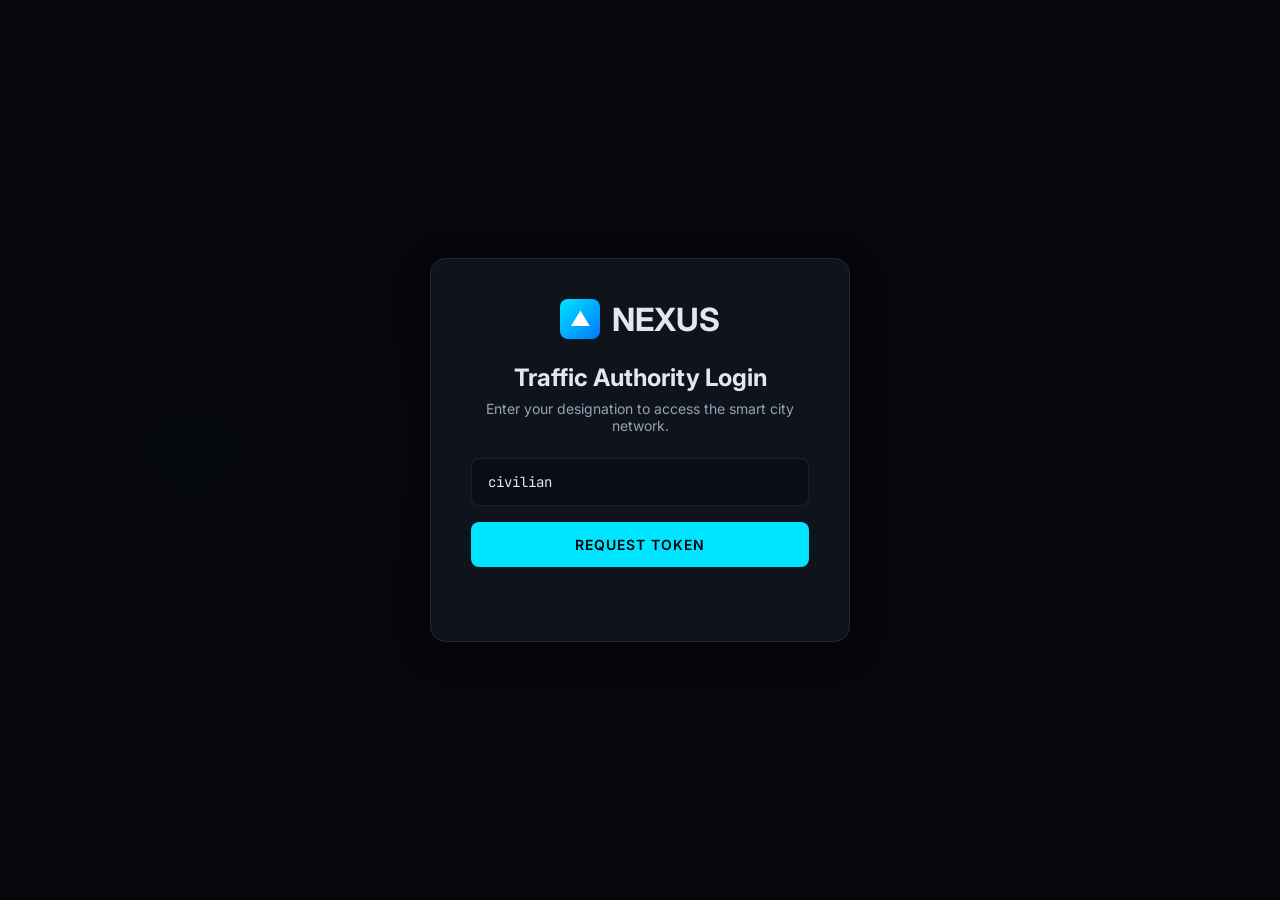
<file: frontend_app/index.html>
<!DOCTYPE html>
<html lang="en">
<head>
  <meta charset="UTF-8">
  <meta name="viewport" content="width=device-width, initial-scale=1.0">
  <title>Nexus Smart City - Dynamic Traffic Controller</title>
  <link href="https://fonts.googleapis.com/css2?family=Inter:wght@300;400;600;800&family=JetBrains+Mono:wght@400;700&display=swap" rel="stylesheet">
  <link rel="stylesheet" href="style.css">
</head>
<body>

  <!-- Login Modal Overlay -->
  <div id="loginOverlay" class="overlay active">
    <div class="login-box glass-panel">
      <div class="logo">
        <div class="logo-icon">▲</div>
        <h1>NEXUS</h1>
      </div>
      <h2>Traffic Authority Login</h2>
      <p>Enter your designation to access the smart city network.</p>
      <input type="text" id="usernameInput" placeholder="Designation (e.g. civilian / ambulance)" value="civilian" />
      <button id="loginBtn" class="btn primary-btn">Request Token</button>
      <div id="loginStatus" class="status-msg"></div>
    </div>
  </div>

  <!-- Main Application -->
  <div id="appContainer" class="app-container hidden">
    <!-- Header -->
    <header class="glass-panel main-header">
      <div class="header-left">
        <div class="logo-icon small">▲</div>
        <div class="header-title">
          <h2>Nexus Smart City</h2>
          <span>Central Traffic Controller Node</span>
        </div>
      </div>
      <div class="header-right">
        <div class="user-badge" id="userBadge">
          <span class="role-icon">👤</span>
          <span id="roleText">CIVILIAN</span>
        </div>
        <div class="connection-status connected">
          <div class="dot"></div>
          <span>Server Active</span>
        </div>
      </div>
    </header>

    <div class="dashboard-layout">
      <!-- Left Panel: Controls & Authority -->
      <aside class="glass-panel sidebar">
        <div class="panel-section">
          <h3>Traffic Injector</h3>
          <p class="section-desc">Spawn heavy traffic bursts to test junction load balancing.</p>
          
          <div class="control-grid">
            <button class="btn lane-btn" data-road="0">Northbound Surge</button>
            <button class="btn lane-btn" data-road="2">Southbound Surge</button>
            <button class="btn lane-btn" data-road="1">Westbound Surge</button>
            <button class="btn lane-btn" data-road="3">Eastbound Surge</button>
          </div>
        </div>

        <div class="panel-section">
          <h3>Emergency Dispatch</h3>
          <p class="section-desc">Spawn an ambulance. As an emergency vehicle, its requests automatically override civilian votes.</p>
          <button id="spawnAmbulanceBtn" class="btn warning-btn">🚨 Dispatch Ambulance</button>
        </div>

        <div class="panel-section">
          <h3>VIP Controls (Dijkstra)</h3>
          <p class="section-desc">Spawn a VIP civilian that uses graph pathfinding to circumvent heavy congestion.</p>
          <button id="spawnVipBtn" class="btn warning-btn" style="border-color: #ff00ff; color: #ff00ff; background: rgba(255, 0, 255, 0.1); margin-bottom: 8px;">💠 Dispatch VIP</button>
          <button id="vipOverrideBtn" class="btn lane-btn">Override Nearest Light</button>
        </div>

        <div class="panel-section">
          <h3>System Metrics</h3>
          <div class="metrics-grid">
            <div class="metric">
              <span class="metric-label">Active Cars</span>
              <span class="metric-val" id="mCars">0</span>
            </div>
            <div class="metric">
              <span class="metric-label">Total Civ. Votes</span>
              <span class="metric-val" id="mVotes">0</span>
            </div>
            <div class="metric">
              <span class="metric-label">Overrides Executed</span>
              <span class="metric-val" id="mOverrides">0</span>
            </div>
          </div>
        </div>
      </aside>

      <!-- Center Panel: The Visualizer -->
      <main class="center-stage">
        <canvas id="trafficCanvas"></canvas>
        <div class="canvas-overlay-text">
          <span id="activeLightInd" class="light-indicator">JUNCTIONS ONLINE: 4</span>
        </div>
      </main>

      <!-- Right Panel: Live Server Feed -->
      <aside class="glass-panel sidebar right-sidebar">
        <div class="panel-section full-height">
          <h3>Live Server Feed</h3>
          <p class="section-desc">Real-time C++ Backend Activity (POST /api/echo)</p>
          <div class="terminal-log" id="terminalLog">
            <!-- Logs spawn here -->
            <div class="log-entry sys-msg">System Initialized. Awaiting connections...</div>
          </div>
        </div>
      </aside>
    </div>
  </div>

  <script src="app.js"></script>
</body>
</html>
</file>
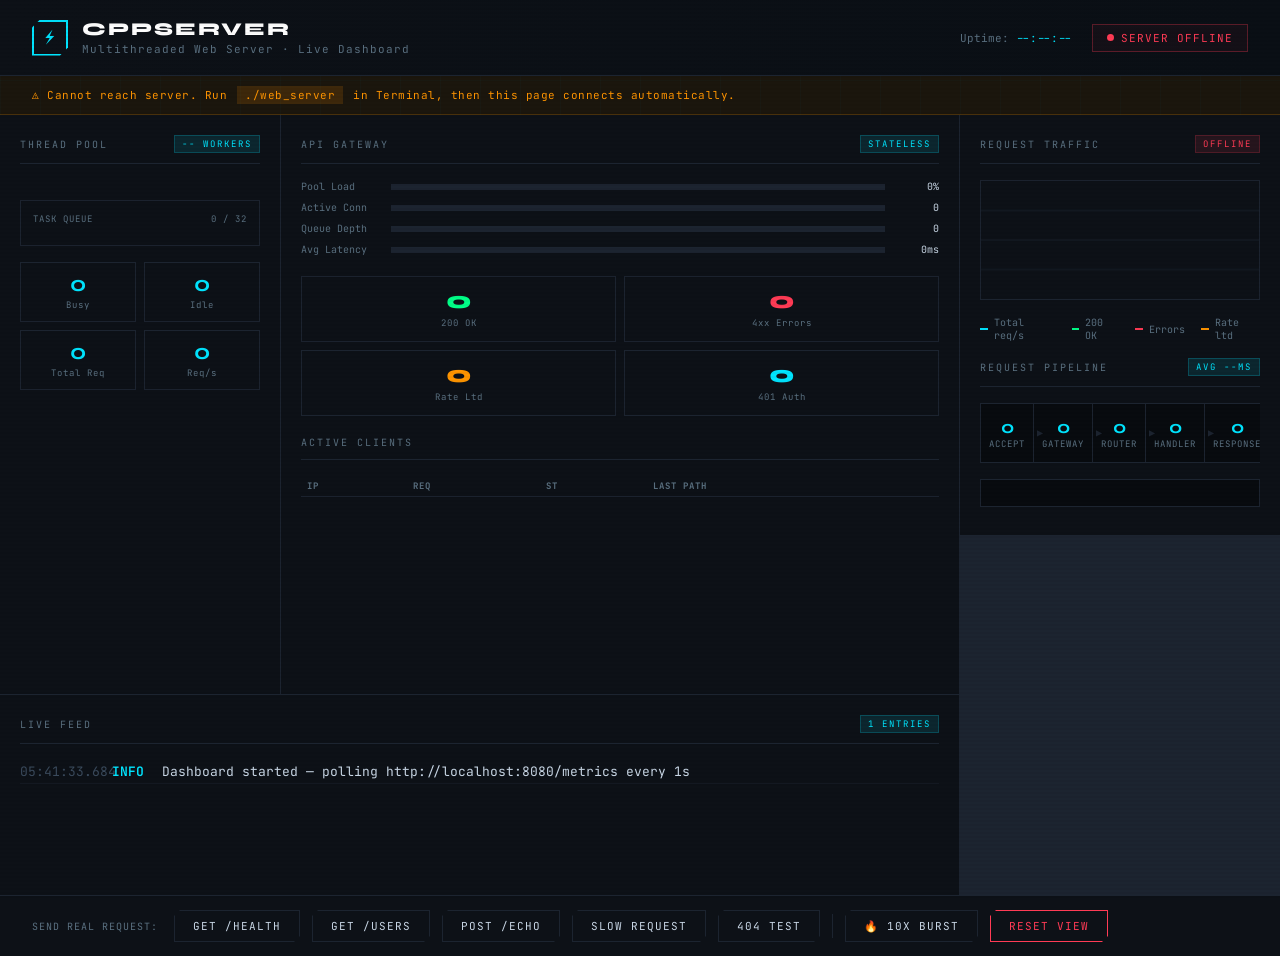
<file: server_simulation.html>
<!DOCTYPE html>
<html lang="en">
<head>
<meta charset="UTF-8">
<meta name="viewport" content="width=device-width, initial-scale=1.0">
<title>C++ Web Server — Live Dashboard</title>
<link href="https://fonts.googleapis.com/css2?family=JetBrains+Mono:wght@300;400;600;700&family=Syne:wght@700;800&display=swap" rel="stylesheet">
<style>
  :root{--bg:#080b0f;--panel:#0d1117;--border:#1c2430;--accent:#00e5ff;--green:#00ff88;--orange:#ff9500;--red:#ff3b55;--yellow:#ffe234;--dim:#3a4a5c;--text:#c8d6e5;--subtext:#5a7080;}
  *{margin:0;padding:0;box-sizing:border-box;}
  body{background:var(--bg);color:var(--text);font-family:'JetBrains Mono',monospace;font-size:13px;min-height:100vh;overflow-x:hidden;}
  body::before{content:'';position:fixed;inset:0;background:repeating-linear-gradient(0deg,transparent,transparent 2px,rgba(0,0,0,.03) 2px,rgba(0,0,0,.03) 4px);pointer-events:none;z-index:9999;}
  body::after{content:'';position:fixed;inset:0;background-image:linear-gradient(rgba(0,229,255,.025) 1px,transparent 1px),linear-gradient(90deg,rgba(0,229,255,.025) 1px,transparent 1px);background-size:40px 40px;pointer-events:none;z-index:0;}
  header{position:relative;z-index:10;display:flex;align-items:center;justify-content:space-between;padding:18px 32px;border-bottom:1px solid var(--border);background:linear-gradient(90deg,#0d1117,#0a0f15);}
  .logo{display:flex;align-items:center;gap:14px;}
  .logo-icon{width:36px;height:36px;border:2px solid var(--accent);display:flex;align-items:center;justify-content:center;font-size:16px;color:var(--accent);clip-path:polygon(8px 0%,100% 0%,100% calc(100% - 8px),calc(100% - 8px) 100%,0% 100%,0% 8px);}
  .logo h1{font-family:'Syne',sans-serif;font-size:18px;font-weight:800;letter-spacing:2px;color:#fff;text-transform:uppercase;}
  .logo span{font-size:11px;color:var(--subtext);letter-spacing:1px;}
  .header-right{display:flex;gap:20px;align-items:center;}
  .status-pill{display:flex;align-items:center;gap:7px;padding:6px 14px;border:1px solid var(--border);font-size:11px;letter-spacing:1px;}
  .status-pill.connected{background:rgba(0,255,136,.04);color:var(--green);border-color:rgba(0,255,136,.3);}
  .status-pill.disconnected{background:rgba(255,59,85,.04);color:var(--red);border-color:rgba(255,59,85,.3);}
  .status-pill.connecting{background:rgba(255,149,0,.04);color:var(--orange);border-color:rgba(255,149,0,.3);}
  .dot{width:7px;height:7px;border-radius:50%;}
  .connected .dot{background:var(--green);box-shadow:0 0 8px var(--green);animation:pulse 2s infinite;}
  .disconnected .dot{background:var(--red);}
  .connecting .dot{background:var(--orange);animation:pulse .7s infinite;}
  @keyframes pulse{0%,100%{opacity:1}50%{opacity:.3}}
  .uptime{font-size:11px;color:var(--subtext);}
  .uptime span{color:var(--accent);}
  #connBanner{position:relative;z-index:10;background:rgba(255,149,0,.08);border-bottom:1px solid rgba(255,149,0,.2);padding:10px 32px;font-size:11px;color:var(--orange);letter-spacing:.5px;display:flex;align-items:center;gap:10px;}
  #connBanner.hidden{display:none;}
  #connBanner code{background:rgba(255,149,0,.15);padding:2px 8px;font-family:inherit;}
  .layout{position:relative;z-index:10;display:grid;grid-template-columns:280px 1fr 320px;grid-template-rows:auto 1fr auto;gap:1px;background:var(--border);min-height:calc(100vh - 120px);}
  .panel{background:var(--panel);padding:20px;overflow:hidden;}
  .panel-title{font-size:10px;letter-spacing:2px;color:var(--subtext);text-transform:uppercase;border-bottom:1px solid var(--border);padding-bottom:10px;margin-bottom:16px;display:flex;justify-content:space-between;align-items:center;}
  .badge{font-size:9px;padding:2px 7px;background:rgba(0,229,255,.1);border:1px solid rgba(0,229,255,.2);color:var(--accent);}
  .badge.live{background:rgba(0,255,136,.1);border-color:rgba(0,255,136,.2);color:var(--green);}
  .badge.offline{background:rgba(255,59,85,.1);border-color:rgba(255,59,85,.2);color:var(--red);}
  .thread-panel{grid-row:1/3;}
  .threads-grid{display:grid;grid-template-columns:repeat(4,1fr);gap:8px;margin-bottom:20px;}
  .thread-cell{aspect-ratio:1;border:1px solid var(--border);display:flex;flex-direction:column;align-items:center;justify-content:center;gap:3px;font-size:9px;color:var(--subtext);position:relative;overflow:hidden;transition:border-color .2s,background .2s;}
  .thread-cell .tid{font-size:10px;font-weight:600;color:var(--dim);}
  .thread-cell .tstate{font-size:8px;letter-spacing:1px;}
  .thread-cell .tpath{font-size:7px;color:var(--subtext);max-width:90%;overflow:hidden;text-overflow:ellipsis;white-space:nowrap;}
  .thread-cell.idle{border-color:var(--border);}
  .thread-cell.busy{border-color:var(--accent);background:rgba(0,229,255,.05);}
  .thread-cell.busy .tid{color:var(--accent);}
  .thread-cell.busy .tstate{color:var(--accent);}
  .thread-cell .progress-bar{position:absolute;bottom:0;left:0;height:2px;background:var(--accent);transition:width .3s linear;}
  .thread-cell .spark{position:absolute;inset:0;background:radial-gradient(circle at 50% 50%,rgba(0,229,255,.2),transparent 70%);opacity:0;transition:opacity .2s;}
  .thread-cell.busy .spark{opacity:1;animation:spark 1s infinite;}
  @keyframes spark{0%,100%{opacity:.4}50%{opacity:.9}}
  .queue-vis{border:1px solid var(--border);padding:12px;margin-bottom:16px;}
  .queue-label{font-size:9px;letter-spacing:1px;color:var(--subtext);text-transform:uppercase;margin-bottom:8px;display:flex;justify-content:space-between;}
  .queue-slots{display:flex;gap:4px;flex-wrap:wrap;}
  .queue-slot{width:14px;height:14px;border:1px solid var(--border);transition:background .15s,border-color .15s;}
  .queue-slot.filled{background:var(--yellow);border-color:var(--yellow);box-shadow:0 0 6px rgba(255,226,52,.4);}
  .thread-stats{display:grid;grid-template-columns:1fr 1fr;gap:8px;}
  .tstat{border:1px solid var(--border);padding:10px;text-align:center;}
  .tstat .val{font-size:22px;font-weight:700;font-family:'Syne',sans-serif;color:var(--accent);line-height:1;margin-bottom:4px;}
  .tstat .lbl{font-size:9px;color:var(--subtext);letter-spacing:1px;}
  .chart-wrap{position:relative;height:120px;border:1px solid var(--border);overflow:hidden;margin-bottom:16px;}
  #trafficCanvas{display:block;width:100%;height:100%;}
  .chart-legend{display:flex;gap:16px;margin-bottom:16px;}
  .legend-item{display:flex;align-items:center;gap:6px;font-size:10px;color:var(--subtext);}
  .legend-dot{width:8px;height:2px;}
  .flow-stages{display:flex;align-items:center;gap:0;margin-bottom:16px;overflow:hidden;}
  .stage{flex:1;padding:12px 8px;text-align:center;border:1px solid var(--border);border-right:none;position:relative;background:var(--bg);transition:background .2s,border-color .2s;}
  .stage:last-child{border-right:1px solid var(--border);}
  .stage::after{content:'▶';position:absolute;right:-10px;top:50%;transform:translateY(-50%);font-size:10px;color:var(--border);z-index:2;}
  .stage:last-child::after{display:none;}
  .stage.active{background:rgba(0,229,255,.06);border-color:var(--accent);}
  .stage-name{font-size:9px;letter-spacing:1px;color:var(--subtext);text-transform:uppercase;}
  .stage-count{font-size:18px;font-weight:700;color:var(--accent);font-family:'Syne',sans-serif;}
  .packet-lane{height:28px;position:relative;border:1px solid var(--border);overflow:hidden;margin-bottom:8px;background:var(--bg);}
  .packet{position:absolute;top:50%;transform:translateY(-50%);height:10px;border-radius:2px;font-size:7px;letter-spacing:1px;display:flex;align-items:center;padding:0 6px;white-space:nowrap;font-weight:600;animation:travel linear forwards;}
  .packet.get{background:rgba(0,229,255,.2);color:var(--accent);border:1px solid rgba(0,229,255,.4);}
  .packet.post{background:rgba(0,255,136,.2);color:var(--green);border:1px solid rgba(0,255,136,.4);}
  .packet.err{background:rgba(255,59,85,.2);color:var(--red);border:1px solid rgba(255,59,85,.4);}
  .packet.auth{background:rgba(255,149,0,.2);color:var(--orange);border:1px solid rgba(255,149,0,.4);}
  @keyframes travel{from{left:-120px;opacity:0}5%{opacity:1}95%{opacity:1}to{left:110%;opacity:0}}
  .gateway-panel{grid-row:1/3;}
  .gauge-wrap{margin-bottom:20px;}
  .gauge-row{display:flex;align-items:center;gap:10px;margin-bottom:8px;}
  .gauge-label{font-size:10px;color:var(--subtext);width:80px;flex-shrink:0;}
  .gauge-bar{flex:1;height:6px;background:var(--border);position:relative;overflow:hidden;}
  .gauge-fill{height:100%;transition:width .5s ease;}
  .gauge-val{font-size:10px;color:var(--text);width:44px;text-align:right;flex-shrink:0;}
  .rate-grid{display:grid;grid-template-columns:1fr 1fr;gap:8px;margin-bottom:20px;}
  .rate-card{border:1px solid var(--border);padding:12px;text-align:center;}
  .rate-card .num{font-size:24px;font-weight:800;font-family:'Syne',sans-serif;line-height:1;margin-bottom:4px;}
  .rate-card .unit{font-size:9px;color:var(--subtext);letter-spacing:1px;}
  .rate-card.ok .num{color:var(--green);}
  .rate-card.crit .num{color:var(--red);}
  .rate-card.warn .num{color:var(--orange);}
  .rate-card.info .num{color:var(--accent);}
  .ip-table{width:100%;border-collapse:collapse;}
  .ip-table th{font-size:9px;letter-spacing:1px;color:var(--subtext);text-align:left;padding:4px 6px;border-bottom:1px solid var(--border);text-transform:uppercase;}
  .ip-table td{font-size:10px;padding:5px 6px;border-bottom:1px solid rgba(28,36,48,.5);}
  .ip-status{display:inline-block;width:6px;height:6px;border-radius:50%;}
  .ip-status.ok{background:var(--green);}
  .ip-status.rl,.ip-status.err{background:var(--red);}
  .ip-status.auth{background:var(--orange);}
  .log-panel{grid-column:1/3;max-height:200px;}
  .log-scroll{height:140px;overflow-y:auto;scrollbar-width:thin;scrollbar-color:var(--border) transparent;}
  .log-scroll::-webkit-scrollbar{width:4px;}
  .log-scroll::-webkit-scrollbar-thumb{background:var(--border);}
  .log-entry{display:flex;gap:12px;padding:3px 0;border-bottom:1px solid rgba(28,36,48,.4);animation:logfade .3s ease;}
  @keyframes logfade{from{opacity:0;transform:translateY(-4px)}to{opacity:1;transform:none}}
  .log-time{color:var(--dim);flex-shrink:0;width:80px;}
  .log-level{flex-shrink:0;width:38px;font-weight:600;}
  .log-level.info{color:var(--accent);}
  .log-level.warn{color:var(--orange);}
  .log-level.error{color:var(--red);}
  .log-level.ok{color:var(--green);}
  .log-msg{color:var(--text);}
  .controls{position:relative;z-index:10;display:flex;gap:12px;align-items:center;padding:14px 32px;border-top:1px solid var(--border);background:var(--panel);flex-wrap:wrap;}
  .ctrl-label{font-size:10px;color:var(--subtext);letter-spacing:1px;margin-right:4px;}
  .btn{padding:8px 18px;border:1px solid var(--border);background:transparent;color:var(--text);font-family:'JetBrains Mono',monospace;font-size:11px;letter-spacing:1px;cursor:pointer;text-transform:uppercase;transition:all .15s;clip-path:polygon(6px 0%,100% 0%,100% calc(100% - 6px),calc(100% - 6px) 100%,0% 100%,0% 6px);}
  .btn:hover{border-color:var(--accent);color:var(--accent);background:rgba(0,229,255,.05);}
  .btn.danger{border-color:var(--red);color:var(--red);}
  .btn.danger:hover{background:rgba(255,59,85,.08);}
  .sep{width:1px;height:24px;background:var(--border);}
  ::-webkit-scrollbar{width:6px;}
  ::-webkit-scrollbar-thumb{background:var(--border);}
</style>
</head>
<body>
<header>
  <div class="logo">
    <div class="logo-icon">⚡</div>
    <div><h1>CppServer</h1><span>Multithreaded Web Server · Live Dashboard</span></div>
  </div>
  <div class="header-right">
    <div class="uptime">Uptime: <span id="uptimeVal">--:--:--</span></div>
    <div class="status-pill connecting" id="statusPill">
      <div class="dot"></div><span id="statusText">CONNECTING…</span>
    </div>
  </div>
</header>

<div id="connBanner">
  ⚠ Cannot reach server. Run <code>./web_server</code> in Terminal, then this page connects automatically.
</div>

<div class="layout">
  <div class="panel thread-panel">
    <div class="panel-title">Thread Pool <span class="badge" id="threadBadge">-- WORKERS</span></div>
    <div class="threads-grid" id="threadsGrid"></div>
    <div class="queue-vis">
      <div class="queue-label"><span>Task Queue</span><span id="queueCount">0 / 32</span></div>
      <div class="queue-slots" id="queueSlots"></div>
    </div>
    <div class="thread-stats">
      <div class="tstat"><div class="val" id="busyCount">0</div><div class="lbl">Busy</div></div>
      <div class="tstat"><div class="val" id="idleCount">0</div><div class="lbl">Idle</div></div>
      <div class="tstat"><div class="val" id="totalReq">0</div><div class="lbl">Total Req</div></div>
      <div class="tstat"><div class="val" id="rpsVal">0</div><div class="lbl">Req/s</div></div>
    </div>
  </div>

  <div class="panel">
    <div class="panel-title">Request Traffic <span class="badge live" id="liveBadge">LIVE</span></div>
    <div class="chart-wrap"><canvas id="trafficCanvas"></canvas></div>
    <div class="chart-legend">
      <div class="legend-item"><div class="legend-dot" style="background:var(--accent)"></div>Total req/s</div>
      <div class="legend-item"><div class="legend-dot" style="background:var(--green)"></div>200 OK</div>
      <div class="legend-item"><div class="legend-dot" style="background:var(--red)"></div>Errors</div>
      <div class="legend-item"><div class="legend-dot" style="background:var(--orange)"></div>Rate ltd</div>
    </div>
    <div class="panel-title" style="margin-top:4px">Request Pipeline <span class="badge" id="latencyBadge">avg --ms</span></div>
    <div class="flow-stages">
      <div class="stage" id="stage-accept"><div class="stage-count" id="sc-accept">0</div><div class="stage-name">Accept</div></div>
      <div class="stage" id="stage-gateway"><div class="stage-count" id="sc-gateway">0</div><div class="stage-name">Gateway</div></div>
      <div class="stage" id="stage-router"><div class="stage-count" id="sc-router">0</div><div class="stage-name">Router</div></div>
      <div class="stage" id="stage-handler"><div class="stage-count" id="sc-handler">0</div><div class="stage-name">Handler</div></div>
      <div class="stage" id="stage-response"><div class="stage-count" id="sc-response">0</div><div class="stage-name">Response</div></div>
    </div>
    <div class="packet-lane" id="packetLane"></div>
  </div>

  <div class="panel gateway-panel">
    <div class="panel-title">API Gateway <span class="badge">STATELESS</span></div>
    <div class="gauge-wrap">
      <div class="gauge-row"><div class="gauge-label">Pool Load</div><div class="gauge-bar"><div class="gauge-fill" id="gPool" style="width:0%;background:linear-gradient(90deg,var(--green),var(--yellow))"></div></div><div class="gauge-val" id="gPoolVal">0%</div></div>
      <div class="gauge-row"><div class="gauge-label">Active Conn</div><div class="gauge-bar"><div class="gauge-fill" id="gConn" style="width:0%;background:linear-gradient(90deg,var(--accent),var(--green))"></div></div><div class="gauge-val" id="gConnVal">0</div></div>
      <div class="gauge-row"><div class="gauge-label">Queue Depth</div><div class="gauge-bar"><div class="gauge-fill" id="gQueue" style="width:0%;background:linear-gradient(90deg,var(--orange),var(--red))"></div></div><div class="gauge-val" id="gQueueVal">0</div></div>
      <div class="gauge-row"><div class="gauge-label">Avg Latency</div><div class="gauge-bar"><div class="gauge-fill" id="gLat" style="width:0%;background:linear-gradient(90deg,var(--accent),var(--orange))"></div></div><div class="gauge-val" id="gLatVal">0ms</div></div>
    </div>
    <div class="rate-grid">
      <div class="rate-card ok"><div class="num" id="stat200">0</div><div class="unit">200 OK</div></div>
      <div class="rate-card crit"><div class="num" id="stat4xx">0</div><div class="unit">4xx Errors</div></div>
      <div class="rate-card warn"><div class="num" id="stat429">0</div><div class="unit">Rate Ltd</div></div>
      <div class="rate-card info"><div class="num" id="stat401">0</div><div class="unit">401 Auth</div></div>
    </div>
    <div class="panel-title">Active Clients</div>
    <table class="ip-table">
      <thead><tr><th>IP</th><th>Req</th><th>St</th><th>Last Path</th></tr></thead>
      <tbody id="ipTable"></tbody>
    </table>
  </div>

  <div class="panel log-panel">
    <div class="panel-title">Live Feed <span class="badge" id="logBadge">0 entries</span></div>
    <div class="log-scroll" id="logScroll"></div>
  </div>
</div>

<div class="controls">
  <span class="ctrl-label">SEND REAL REQUEST:</span>
  <button class="btn" onclick="sendReal('GET','/health')">GET /health</button>
  <button class="btn" onclick="sendReal('GET','/api/users')">GET /users</button>
  <button class="btn" onclick="sendReal('POST','/api/echo','{\"hello\":\"world\"}')">POST /echo</button>
  <button class="btn" onclick="sendReal('GET','/api/stress?delay_ms=1500')">Slow Request</button>
  <button class="btn" onclick="sendReal('GET','/not-found')">404 Test</button>
  <div class="sep"></div>
  <button class="btn" onclick="burstRequests()">🔥 10x Burst</button>
  <button class="btn danger" onclick="resetView()">Reset View</button>
</div>

<script>
const SERVER = 'http://localhost:8080';
const CHART_LEN = 60;
let connected = false, logCount = 0;
let chartData = {total:[],ok:[],err:[],rl:[]};
let prev = {total:0,s200:0,s4xx:0,s429:0};
let pipe = {accept:0,gateway:0,router:0,handler:0,response:0};

function setConnected(state) {
  connected = state === 'connected';
  const pill = document.getElementById('statusPill');
  const text = document.getElementById('statusText');
  const banner = document.getElementById('connBanner');
  const badge = document.getElementById('liveBadge');
  pill.className = 'status-pill ' + state;
  if (state === 'connected') {
    text.textContent = 'LIVE · :8080';
    banner.classList.add('hidden');
    badge.className = 'badge live'; badge.textContent = 'LIVE';
  } else if (state === 'disconnected') {
    text.textContent = 'SERVER OFFLINE';
    banner.classList.remove('hidden');
    badge.className = 'badge offline'; badge.textContent = 'OFFLINE';
  } else {
    text.textContent = 'CONNECTING…';
  }
}

async function pollMetrics() {
  try {
    const res = await fetch(SERVER + '/metrics', {signal: AbortSignal.timeout(2000)});
    if (!res.ok) throw new Error('bad status');
    const d = await res.json();
    if (!connected) { setConnected('connected'); addLog('OK','Connected to C++ server at '+SERVER); }
    applyMetrics(d);
  } catch(e) {
    if (connected) addLog('ERROR','Lost connection: '+e.message);
    setConnected('disconnected');
  }
}

function applyMetrics(d) {
  const s = d.uptime_seconds||0;
  const h=String(Math.floor(s/3600)).padStart(2,'0'),
        m=String(Math.floor((s%3600)/60)).padStart(2,'0'),
        sec=String(s%60).padStart(2,'0');
  document.getElementById('uptimeVal').textContent=`${h}:${m}:${sec}`;

  setText('totalReq', d.total_requests);
  setText('rpsVal',   d.rps);
  setText('stat200',  d.stat_200);
  setText('stat4xx',  d.stat_4xx);
  setText('stat429',  d.stat_429);
  setText('stat401',  d.stat_401);
  document.getElementById('threadBadge').textContent=(d.num_threads||'?')+' WORKERS';
  document.getElementById('latencyBadge').textContent='avg '+(d.avg_latency_ms||0)+'ms';

  const threads = d.threads||[];
  const nt = d.num_threads||threads.length||8;
  renderThreads(threads, nt);
  const queued = d.queued_tasks||0;
  document.getElementById('queueCount').textContent=queued+' / 32';
  renderQueueSlots(queued);
  const busy = threads.filter(t=>t.state==='busy').length;
  setText('busyCount', busy);
  setText('idleCount', nt-busy);

  const poolPct = nt>0?(busy/nt)*100:0;
  setGauge('gPool',poolPct,'%','gPoolVal');
  setGaugeRaw('gConn',Math.min(100,(d.active_conns||0)*10),'gConnVal',(d.active_conns||0),'');
  setGaugeRaw('gQueue',Math.min(100,queued*5),'gQueueVal',queued,'');
  setGaugeRaw('gLat',Math.min(100,(d.avg_latency_ms||0)/10),'gLatVal',(d.avg_latency_ms||0),'ms');

  const dt=Math.max(0,(d.total_requests||0)-prev.total),
        d200=Math.max(0,(d.stat_200||0)-prev.s200),
        d4xx=Math.max(0,(d.stat_4xx||0)-prev.s4xx),
        d429=Math.max(0,(d.stat_429||0)-prev.s429);
  prev={total:d.total_requests||0,s200:d.stat_200||0,s4xx:d.stat_4xx||0,s429:d.stat_429||0};
  pushChart(d.rps||0, d200, d4xx, d429);

  const tot=d.total_requests||0;
  pipe.accept=tot; pipe.gateway=tot;
  pipe.router=tot-(d.stat_429||0);
  pipe.handler=pipe.router-(d.stat_401||0);
  pipe.response=d.stat_200||0;
  ['accept','gateway','router','handler','response'].forEach(n=>{
    const el=document.getElementById('sc-'+n);
    if(el) el.textContent=pipe[n]||0;
  });

  for(let i=0;i<Math.min(dt,4);i++) spawnPacket(['get','get','post','err'][Math.floor(Math.random()*4)]);
  if(dt>0&&dt<15) {
    const paths=['/health','/api/users','/api/echo','/'];
    for(let i=0;i<Math.min(dt,2);i++)
      addLog('OK','[server] request → 200 OK  '+paths[Math.floor(Math.random()*paths.length)]);
  } else if(dt>=15) addLog('INFO','[server] '+dt+' requests in last second');

  renderIPTable(d.clients||[]);
}

function renderThreads(threads, nt) {
  const grid=document.getElementById('threadsGrid');
  while(grid.children.length<nt){
    const el=document.createElement('div');
    el.innerHTML='<div class="spark"></div><div class="tid"></div><div class="tstate"></div><div class="tpath"></div><div class="progress-bar"></div>';
    el.className='thread-cell idle'; grid.appendChild(el);
  }
  while(grid.children.length>nt) grid.removeChild(grid.lastChild);
  for(let i=0;i<nt;i++){
    const c=grid.children[i], t=threads[i]||{id:i,state:'idle',path:'',progress:0};
    c.className='thread-cell '+(t.state||'idle');
    c.querySelector('.tid').textContent='T'+String(i).padStart(2,'0');
    c.querySelector('.tstate').textContent=(t.state||'idle').toUpperCase();
    c.querySelector('.tpath').textContent=t.path||'';
    c.querySelector('.progress-bar').style.width=(t.progress||0)+'%';
  }
}

function renderQueueSlots(filled){
  const w=document.getElementById('queueSlots');
  while(w.children.length<32){const s=document.createElement('div');s.className='queue-slot';w.appendChild(s);}
  w.querySelectorAll('.queue-slot').forEach((s,i)=>s.classList.toggle('filled',i<filled));
}

function renderIPTable(clients){
  const tbody=document.getElementById('ipTable');
  tbody.innerHTML='';
  clients.slice(0,8).forEach(c=>{
    const tr=document.createElement('tr');
    const sc=c.status==='ok'?'ok':c.status==='rl'?'rl':c.status==='auth'?'auth':'err';
    tr.innerHTML=`<td>${c.ip}</td><td>${c.count}</td><td><span class="ip-status ${sc}"></span></td><td style="color:var(--subtext)">${c.path||'/'}</td>`;
    tbody.appendChild(tr);
  });
}

// Chart
const canvas=document.getElementById('trafficCanvas'), ctx=canvas.getContext('2d');
function resizeCanvas(){canvas.width=canvas.parentElement.offsetWidth;canvas.height=canvas.parentElement.offsetHeight;}
function pushChart(total,ok,err,rl){
  const p=(a,v)=>{a.push(v);if(a.length>CHART_LEN)a.shift();};
  p(chartData.total,total);p(chartData.ok,ok);p(chartData.err,err);p(chartData.rl,rl);
  drawChart();
}
function drawChart(){
  resizeCanvas();const W=canvas.width,H=canvas.height;
  ctx.clearRect(0,0,W,H);
  ctx.strokeStyle='rgba(28,36,48,.8)';ctx.lineWidth=1;
  for(let i=1;i<4;i++){ctx.beginPath();ctx.moveTo(0,H/4*i);ctx.lineTo(W,H/4*i);ctx.stroke();}
  const d=chartData,mv=Math.max(1,...d.total)*1.2;
  function line(a,color,lw){if(a.length<2)return;ctx.beginPath();ctx.strokeStyle=color;ctx.lineWidth=lw||1.5;a.forEach((v,i)=>{const x=(i/(CHART_LEN-1))*W,y=H-(v/mv)*H*.9-4;i===0?ctx.moveTo(x,y):ctx.lineTo(x,y);});ctx.stroke();}
  function fill(a,color){if(a.length<2)return;ctx.beginPath();a.forEach((v,i)=>{const x=(i/(CHART_LEN-1))*W,y=H-(v/mv)*H*.9-4;i===0?ctx.moveTo(x,y):ctx.lineTo(x,y);});ctx.lineTo(W,H);ctx.lineTo(0,H);ctx.closePath();ctx.fillStyle=color;ctx.fill();}
  fill(d.total,'rgba(0,229,255,.05)');
  line(d.rl,'rgba(255,149,0,.7)');line(d.err,'rgba(255,59,85,.8)');
  line(d.ok,'rgba(0,255,136,.7)');line(d.total,'rgba(0,229,255,.9)',2);
}

// Packets
function spawnPacket(type){
  const lane=document.getElementById('packetLane');
  const el=document.createElement('div');
  const dur=900+Math.random()*600;
  el.className='packet '+type;el.style.animationDuration=dur+'ms';
  el.textContent=type==='post'?'POST':type==='err'?'ERR':'GET';
  lane.appendChild(el);
  ['accept','gateway','router','handler','response'].forEach((s,i)=>{
    setTimeout(()=>{const st=document.getElementById('stage-'+s);if(st){st.classList.add('active');setTimeout(()=>st.classList.remove('active'),250);}},( dur/5)*i);
  });
  setTimeout(()=>el.remove(),dur+100);
}

// Helpers
function setText(id,val){const el=document.getElementById(id);if(el)el.textContent=val;}
function setGauge(fillId,pct,unit,valId){
  const f=document.getElementById(fillId),v=document.getElementById(valId);
  if(f)f.style.width=Math.min(100,Math.max(0,pct))+'%';
  if(v)v.textContent=Math.round(pct)+(unit||'');
}
function setGaugeRaw(fillId,pct,valId,raw,unit){
  const f=document.getElementById(fillId),v=document.getElementById(valId);
  if(f)f.style.width=Math.min(100,Math.max(0,pct))+'%';
  if(v)v.textContent=raw+(unit||'');
}

// Log
function addLog(level,msg){
  logCount++;
  document.getElementById('logBadge').textContent=logCount+' entries';
  const scroll=document.getElementById('logScroll');
  const entry=document.createElement('div');
  entry.className='log-entry';
  const now=new Date(),ts=now.toTimeString().slice(0,8)+'.'+String(now.getMilliseconds()).padStart(3,'0');
  const lc=level==='OK'?'ok':level==='WARN'?'warn':level==='ERROR'?'error':'info';
  entry.innerHTML=`<span class="log-time">${ts}</span><span class="log-level ${lc}">${level}</span><span class="log-msg">${msg}</span>`;
  scroll.insertBefore(entry,scroll.firstChild);
  while(scroll.children.length>100)scroll.removeChild(scroll.lastChild);
}

// Real requests
async function sendReal(method,path,body){
  addLog('INFO','→ '+method+' '+path);
  try{
    const opts={method,headers:{'Content-Type':'application/json'}};
    if(body)opts.body=body;
    const res=await fetch(SERVER+path,opts);
    const text=await res.text();
    addLog(res.ok?'OK':'WARN','← '+res.status+' '+path+'  '+text.slice(0,100));
    spawnPacket(res.ok?(method==='POST'?'post':'get'):'err');
  }catch(e){addLog('ERROR','✗ '+path+': '+e.message);}
}

async function burstRequests(){
  addLog('INFO','🔥 Sending 10 rapid requests…');
  const eps=['/health','/api/users','/health','/api/echo','/health','/api/users','/','/','/api/echo','/not-found'];
  for(const ep of eps){sendReal('GET',ep);await new Promise(r=>setTimeout(r,80));}
}

function resetView(){
  chartData={total:[],ok:[],err:[],rl:[]};
  prev={total:0,s200:0,s4xx:0,s429:0};
  logCount=0;
  document.getElementById('logScroll').innerHTML='';
  drawChart();addLog('INFO','View reset (server counters unchanged)');
}

setConnected('connecting');
addLog('INFO','Dashboard started — polling '+SERVER+'/metrics every 1s');
pollMetrics();
setInterval(pollMetrics,1000);
window.addEventListener('resize',drawChart);
</script>
</body>
</html>
</file>
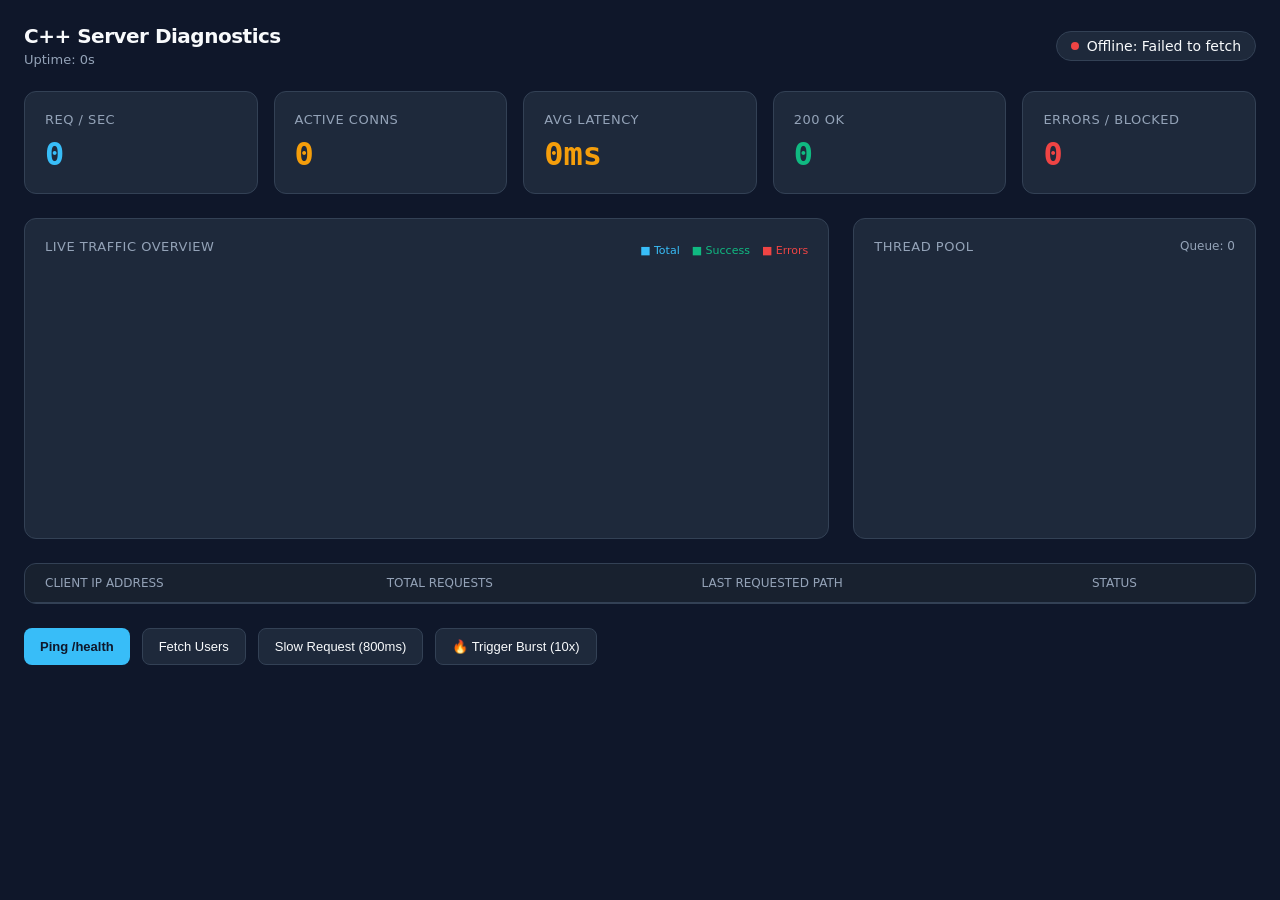
<file: a/server_simulation.html>
<!DOCTYPE html>
<html lang="en">

<head>
  <meta charset="UTF-8">
  <meta name="viewport" content="width=device-width, initial-scale=1.0">
  <title>Pro Server Dashboard</title>
  <style>
    :root {
      --bg: #0f172a;
      --panel: #1e293b;
      --border: #334155;
      --text: #f8fafc;
      --muted: #94a3b8;
      --blue: #38bdf8;
      --green: #10b981;
      --red: #ef4444;
      --orange: #f59e0b;
    }

    * {
      box-sizing: border-box;
      margin: 0;
      padding: 0;
    }

    body {
      background: var(--bg);
      color: var(--text);
      font-family: system-ui, -apple-system, sans-serif;
      padding: 24px;
    }

    .header {
      display: flex;
      justify-content: space-between;
      align-items: center;
      margin-bottom: 24px;
    }

    .header h1 {
      font-size: 20px;
      font-weight: 600;
      letter-spacing: -0.5px;
    }

    .status-indicator {
      display: flex;
      align-items: center;
      gap: 8px;
      font-size: 14px;
      font-weight: 500;
      padding: 6px 14px;
      border-radius: 99px;
      border: 1px solid var(--border);
      background: var(--panel);
    }

    .status-indicator .dot {
      width: 8px;
      height: 8px;
      border-radius: 50%;
      background: var(--muted);
    }

    .status-indicator.live .dot {
      background: var(--green);
      box-shadow: 0 0 8px var(--green);
    }

    .status-indicator.offline .dot {
      background: var(--red);
    }

    .grid-stats {
      display: grid;
      grid-template-columns: repeat(auto-fit, minmax(180px, 1fr));
      gap: 16px;
      margin-bottom: 24px;
    }

    .card {
      background: var(--panel);
      border: 1px solid var(--border);
      border-radius: 12px;
      padding: 20px;
    }

    .card h3 {
      color: var(--muted);
      font-size: 13px;
      font-weight: 500;
      text-transform: uppercase;
      letter-spacing: 0.5px;
      margin-bottom: 8px;
    }

    .card .val {
      font-size: 32px;
      font-weight: 700;
      font-family: ui-monospace, monospace;
    }

    .val.blue {
      color: var(--blue);
    }

    .val.green {
      color: var(--green);
    }

    .val.red {
      color: var(--red);
    }

    .val.orange {
      color: var(--orange);
    }

    .grid-main {
      display: grid;
      grid-template-columns: 2fr 1fr;
      gap: 24px;
      margin-bottom: 24px;
    }

    .chart-container {
      height: 240px;
      position: relative;
      width: 100%;
    }

    canvas {
      width: 100%;
      height: 100%;
      display: block;
    }

    .thread-grid {
      display: grid;
      grid-template-columns: repeat(4, 1fr);
      gap: 10px;
      margin-top: 12px;
    }

    .thread {
      background: var(--bg);
      border: 1px solid var(--border);
      border-radius: 8px;
      padding: 12px;
      text-align: center;
      transition: all 0.2s;
    }

    .thread .tid {
      font-size: 12px;
      font-weight: 600;
      color: var(--muted);
      margin-bottom: 4px;
    }

    .thread .tpath {
      font-size: 10px;
      color: var(--muted);
      white-space: nowrap;
      overflow: hidden;
      text-overflow: ellipsis;
      height: 12px;
    }

    .thread.busy {
      border-color: var(--blue);
      background: rgba(56, 189, 248, 0.05);
    }

    .thread.busy .tid {
      color: var(--blue);
    }

    .thread.busy .tpath {
      color: var(--blue);
    }

    .table-container {
      background: var(--panel);
      border: 1px solid var(--border);
      border-radius: 12px;
      overflow: hidden;
    }

    table {
      width: 100%;
      border-collapse: collapse;
      text-align: left;
    }

    th {
      background: rgba(0, 0, 0, 0.2);
      color: var(--muted);
      font-size: 12px;
      font-weight: 500;
      padding: 12px 20px;
      text-transform: uppercase;
      border-bottom: 1px solid var(--border);
    }

    td {
      padding: 12px 20px;
      font-size: 13px;
      border-bottom: 1px solid var(--border);
      font-family: ui-monospace, monospace;
    }

    tr:last-child td {
      border-bottom: none;
    }

    .badge {
      padding: 4px 10px;
      border-radius: 6px;
      font-size: 11px;
      font-weight: 600;
      text-transform: uppercase;
    }

    .bg-green {
      background: rgba(16, 185, 129, 0.15);
      color: var(--green);
      border: 1px solid rgba(16, 185, 129, 0.3);
    }

    .bg-red {
      background: rgba(239, 68, 68, 0.15);
      color: var(--red);
      border: 1px solid rgba(239, 68, 68, 0.3);
    }

    .bg-blue {
      background: rgba(56, 189, 248, 0.15);
      color: var(--blue);
      border: 1px solid rgba(56, 189, 248, 0.3);
    }

    .bg-orange {
      background: rgba(245, 158, 11, 0.15);
      color: var(--orange);
      border: 1px solid rgba(245, 158, 11, 0.3);
    }

    .actions {
      display: flex;
      gap: 12px;
      margin-top: 24px;
    }

    button {
      background: var(--panel);
      color: var(--text);
      border: 1px solid var(--border);
      padding: 10px 16px;
      border-radius: 8px;
      font-size: 13px;
      font-weight: 500;
      cursor: pointer;
      transition: 0.2s;
    }

    button:hover {
      background: var(--border);
    }

    button.primary {
      background: var(--blue);
      color: #0f172a;
      border: none;
      font-weight: 600;
    }

    button.primary:hover {
      background: #7dd3fc;
    }
  </style>
</head>

<body>

  <div class="header">
    <div>
      <h1>C++ Server Diagnostics</h1>
      <div style="color: var(--muted); font-size: 13px; margin-top: 4px;">Uptime: <span id="uptime">0s</span></div>
    </div>
    <div id="statusIndicator" class="status-indicator offline">
      <div class="dot"></div> <span id="statusText">Connecting...</span>
    </div>
  </div>

  <div class="grid-stats">
    <div class="card">
      <h3>Req / Sec</h3>
      <div class="val blue" id="rps">0</div>
    </div>
    <div class="card">
      <h3>Active Conns</h3>
      <div class="val orange" id="activeConns">0</div>
    </div>
    <div class="card">
      <h3>Avg Latency</h3>
      <div class="val orange" id="latency">0ms</div>
    </div>
    <div class="card">
      <h3>200 OK</h3>
      <div class="val green" id="successReq">0</div>
    </div>
    <div class="card">
      <h3>Errors / Blocked</h3>
      <div class="val red" id="errorReq">0</div>
    </div>
  </div>

  <div class="grid-main">
    <div class="card">
      <div style="display: flex; justify-content: space-between; align-items: center; margin-bottom: 16px;">
        <h3>Live Traffic Overview</h3>
        <div style="font-size: 11px; color: var(--muted); display: flex; gap: 12px;">
          <span style="color: var(--blue)">■ Total</span>
          <span style="color: var(--green)">■ Success</span>
          <span style="color: var(--red)">■ Errors</span>
        </div>
      </div>
      <div class="chart-container"><canvas id="trafficChart"></canvas></div>
    </div>

    <div class="card">
      <div style="display: flex; justify-content: space-between;">
        <h3>Thread Pool</h3>
        <span style="font-size: 12px; color: var(--muted);" id="queueDepth">Queue: 0</span>
      </div>
      <div id="threadGrid" class="thread-grid"></div>
    </div>
  </div>

  <div class="table-container">
    <table>
      <thead>
        <tr>
          <th>Client IP Address</th>
          <th>Total Requests</th>
          <th>Last Requested Path</th>
          <th>Status</th>
        </tr>
      </thead>
      <tbody id="clientTable"></tbody>
    </table>
  </div>

  <div class="actions">
    <button class="primary" onclick="ping('/health')">Ping /health</button>
    <button onclick="ping('/api/users')">Fetch Users</button>
    <button onclick="ping('/api/stress?delay_ms=800')">Slow Request (800ms)</button>
    <button onclick="burst()">🔥 Trigger Burst (10x)</button>
  </div>

  <script>
    const SERVER = 'http://localhost:8080';
    const CHART_LEN = 40;
    let history = { total: Array(CHART_LEN).fill(0), ok: Array(CHART_LEN).fill(0), err: Array(CHART_LEN).fill(0) };
    let prev = { total: 0, ok: 0, err: 0 };

    const canvas = document.getElementById('trafficChart');
    const ctx = canvas.getContext('2d');

    function resizeCanvas() {
      canvas.width = canvas.parentElement.clientWidth;
      canvas.height = canvas.parentElement.clientHeight;
    }
    window.addEventListener('resize', resizeCanvas);
    resizeCanvas();

    function drawChart() {
      ctx.clearRect(0, 0, canvas.width, canvas.height);
      const w = canvas.width, h = canvas.height;
      const maxVal = Math.max(10, ...history.total) * 1.2;

      function drawLine(data, color, fillOpacity) {
        ctx.beginPath();
        ctx.strokeStyle = color;
        ctx.lineWidth = 2;
        data.forEach((val, i) => {
          const x = (i / (CHART_LEN - 1)) * w;
          const y = h - ((val / maxVal) * h);
          i === 0 ? ctx.moveTo(x, y) : ctx.lineTo(x, y);
        });
        ctx.stroke();
        if (fillOpacity) {
          ctx.lineTo(w, h); ctx.lineTo(0, h); ctx.closePath();
          ctx.fillStyle = color.replace(')', `, ${fillOpacity})`).replace('rgb', 'rgba');
          ctx.fill();
        }
      }

      drawLine(history.total, 'rgb(56, 189, 248)', 0.1);
      drawLine(history.ok, 'rgb(16, 185, 129)', 0);
      drawLine(history.err, 'rgb(239, 68, 68)', 0);
    }

    function updateThreads(threads, count) {
      const grid = document.getElementById('threadGrid');
      if (grid.children.length !== count) {
        grid.innerHTML = '';
        for (let i = 0; i < count; i++) {
          grid.innerHTML += `<div class="thread" id="t-${i}"><div class="tid">Worker ${i}</div><div class="tpath" id="tp-${i}">IDLE</div></div>`;
        }
      }
      threads.forEach(t => {
        const el = document.getElementById(`t-${t.id}`);
        const pathEl = document.getElementById(`tp-${t.id}`);
        if (el) {
          if (t.state === 'busy') {
            el.className = 'thread busy';
            pathEl.textContent = t.path || 'PROCESSING';
          } else {
            el.className = 'thread';
            pathEl.textContent = 'IDLE';
          }
        }
      });
    }

    function updateClientTable(clients) {
      const tbody = document.getElementById('clientTable');
      tbody.innerHTML = '';

      if (!clients || clients.length === 0) {
        tbody.innerHTML = '<tr><td colspan="4" style="text-align:center; color:var(--muted)">No active clients</td></tr>';
        return;
      }

      clients.forEach(c => {
        let badgeClass = 'bg-blue';
        if (c.status === 'ok') badgeClass = 'bg-green';
        else if (c.status === 'rl') badgeClass = 'bg-orange';
        else if (c.status === 'err' || c.status === 'auth') badgeClass = 'bg-red';

        const row = document.createElement('tr');
        row.innerHTML = `
        <td style="color: var(--blue)">${c.ip}</td>
        <td>${c.count.toLocaleString()}</td>
        <td>${c.path}</td>
        <td><span class="badge ${badgeClass}">${c.status}</span></td>
      `;
        tbody.appendChild(row);
      });
    }

    async function poll() {
      try {
        const res = await fetch(SERVER + '/metrics', { signal: AbortSignal.timeout(2000) });

        // 1. Explicitly catch Rate Limits
        if (res.status === 429) {
          document.getElementById('statusIndicator').className = 'status-indicator offline';
          document.getElementById('statusText').textContent = 'Rate Limited (429)';
          return;
        }

        // 2. Catch any other bad server responses
        if (!res.ok) throw new Error('Server returned ' + res.status);

        const data = await res.json();

        const ind = document.getElementById('statusIndicator');
        ind.className = 'status-indicator live';
        document.getElementById('statusText').textContent = 'Live • Port 8080';

        // 3. Safety nets (|| 0) added to prevent undefined crashes
        document.getElementById('uptime').textContent = (data.uptime_seconds || 0) + 's';
        document.getElementById('rps').textContent = data.rps || 0;
        document.getElementById('activeConns').textContent = data.active_conns || 0;
        document.getElementById('latency').textContent = (data.avg_latency_ms || 0) + 'ms';
        document.getElementById('successReq').textContent = (data.stat_200 || 0).toLocaleString();

        const errors = (data.stat_4xx || 0) + (data.stat_429 || 0) + (data.stat_500 || 0);
        document.getElementById('errorReq').textContent = errors.toLocaleString();
        document.getElementById('queueDepth').textContent = `Queue: ${data.queued_tasks || 0}`;

        // Chart Data
        const curTotal = data.total_requests || 0;
        const curOk = data.stat_200 || 0;

        history.total.push(Math.max(0, curTotal - prev.total)); history.total.shift();
        history.ok.push(Math.max(0, curOk - prev.ok)); history.ok.shift();
        history.err.push(Math.max(0, errors - prev.err)); history.err.shift();

        prev = { total: curTotal, ok: curOk, err: errors };
        drawChart();
        updateThreads(data.threads || [], data.num_threads || 8);
        updateClientTable(data.clients || []);

      } catch (e) {
        // 4. Actually display the real error message so we aren't guessing
        document.getElementById('statusIndicator').className = 'status-indicator offline';
        document.getElementById('statusText').textContent = 'Offline: ' + e.message;
      }
    }

    async function ping(path) {
      try { await fetch(SERVER + path); } catch (e) { }
    }

    async function burst() {
      for (let i = 0; i < 10; i++) { ping('/health'); await new Promise(r => setTimeout(r, 50)); }
    }

    setInterval(poll, 1000);
    poll();
  </script>
</body>

</html>
</file>
<file: frontend_app/style.css>
:root {
  --bg-color: #0b0e14;
  --panel-bg: rgba(20, 26, 36, 0.7);
  --panel-border: rgba(255, 255, 255, 0.08);
  --primary: #00e5ff;
  --primary-glow: rgba(0, 229, 255, 0.4);
  --accent-red: #ff3b55;
  --accent-green: #00ff88;
  --accent-yellow: #ffcc00;
  --text-main: #e2e8f0;
  --text-dim: #94a3b8;
  --font-main: 'Inter', sans-serif;
  --font-mono: 'JetBrains Mono', monospace;
}

* {
  margin: 0;
  padding: 0;
  box-sizing: border-box;
}

body {
  background-color: var(--bg-color);
  background-image: 
    radial-gradient(circle at 15% 50%, rgba(0, 229, 255, 0.05), transparent 25%),
    radial-gradient(circle at 85% 30%, rgba(255, 59, 85, 0.05), transparent 25%);
  color: var(--text-main);
  font-family: var(--font-main);
  min-height: 100vh;
  overflow: hidden;
  position: relative;
}

/* Glassmorphism Utilities */
.glass-panel {
  background: var(--panel-bg);
  backdrop-filter: blur(12px);
  -webkit-backdrop-filter: blur(12px);
  border: 1px solid var(--panel-border);
  box-shadow: 0 8px 32px rgba(0, 0, 0, 0.3);
}

.overlay {
  position: fixed;
  top: 0; left: 0; right: 0; bottom: 0;
  background: rgba(5, 7, 10, 0.85);
  display: flex;
  justify-content: center;
  align-items: center;
  z-index: 9999;
  opacity: 0;
  pointer-events: none;
  transition: opacity 0.4s ease;
}

.overlay.active {
  opacity: 1;
  pointer-events: auto;
}

.hidden {
  display: none !important;
}

/* Login Box */
.login-box {
  padding: 40px;
  border-radius: 16px;
  width: 100%;
  max-width: 420px;
  text-align: center;
}

.logo {
  display: flex;
  align-items: center;
  justify-content: center;
  gap: 12px;
  margin-bottom: 24px;
}

.logo-icon {
  width: 40px;
  height: 40px;
  background: linear-gradient(135deg, var(--primary), #0077ff);
  border-radius: 8px;
  display: flex;
  align-items: center;
  justify-content: center;
  font-size: 20px;
  color: #fff;
  font-weight: bold;
}

.login-box h2 {
  font-size: 24px;
  margin-bottom: 8px;
}

.login-box p {
  color: var(--text-dim);
  font-size: 14px;
  margin-bottom: 24px;
}

input[type="text"] {
  width: 100%;
  background: rgba(0,0,0,0.3);
  border: 1px solid var(--panel-border);
  padding: 14px 16px;
  border-radius: 8px;
  color: var(--text-main);
  font-family: var(--font-mono);
  font-size: 14px;
  margin-bottom: 16px;
  outline: none;
  transition: all 0.2s;
}

input[type="text"]:focus {
  border-color: var(--primary);
  box-shadow: 0 0 12px var(--primary-glow);
}

.btn {
  width: 100%;
  padding: 14px;
  border: none;
  border-radius: 8px;
  font-family: var(--font-main);
  font-weight: 600;
  font-size: 14px;
  cursor: pointer;
  transition: all 0.2s;
  text-transform: uppercase;
  letter-spacing: 1px;
}

.primary-btn {
  background: var(--primary);
  color: #000;
}

.primary-btn:hover {
  box-shadow: 0 0 20px var(--primary-glow);
  transform: translateY(-2px);
}

.status-msg {
  margin-top: 16px;
  font-size: 12px;
  font-family: var(--font-mono);
  color: var(--accent-red);
  min-height: 18px;
}

/* App Container */
.app-container {
  display: flex;
  flex-direction: column;
  height: 100vh;
}

.main-header {
  display: flex;
  justify-content: space-between;
  align-items: center;
  padding: 16px 32px;
  border-bottom: 1px solid var(--panel-border);
  border-radius: 0;
}

.header-left, .header-right {
  display: flex;
  align-items: center;
  gap: 16px;
}

.logo-icon.small {
  width: 32px; height: 32px; font-size: 16px;
}

.header-title h2 { font-size: 16px; font-weight: 800; text-transform: uppercase; letter-spacing: 1px; }
.header-title span { font-size: 11px; color: var(--text-dim); text-transform: uppercase; letter-spacing: 2px; }

.user-badge {
  display: flex;
  align-items: center;
  gap: 8px;
  padding: 6px 14px;
  background: rgba(0,0,0,0.4);
  border: 1px solid var(--panel-border);
  border-radius: 20px;
  font-size: 12px;
  font-weight: 600;
  letter-spacing: 1px;
}
.role-icon { font-size: 14px; }

.connection-status {
  display: flex;
  align-items: center;
  gap: 8px;
  font-size: 11px;
  text-transform: uppercase;
  letter-spacing: 1px;
}
.dot { width: 8px; height: 8px; border-radius: 50%; }
.connected .dot { background: var(--accent-green); box-shadow: 0 0 10px var(--accent-green); }

/* Dashboard Layout */
.dashboard-layout {
  display: flex;
  flex: 1;
  overflow: hidden;
  padding: 24px;
  gap: 24px;
}

.sidebar {
  width: 320px;
  border-radius: 12px;
  display: flex;
  flex-direction: column;
  padding: 24px;
  gap: 32px;
  overflow-y: auto;
}
.sidebar::-webkit-scrollbar { width: 4px; }
.sidebar::-webkit-scrollbar-thumb { background: rgba(255,255,255,0.1); border-radius: 4px; }

.panel-section h3 {
  font-size: 12px;
  text-transform: uppercase;
  letter-spacing: 2px;
  color: var(--primary);
  margin-bottom: 8px;
}
.section-desc {
  font-size: 12px;
  color: var(--text-dim);
  line-height: 1.5;
  margin-bottom: 16px;
}

.control-grid {
  display: grid;
  grid-template-columns: 1fr 1fr;
  gap: 12px;
}

.lane-btn {
  background: rgba(255,255,255,0.05);
  border: 1px solid var(--panel-border);
  color: var(--text-main);
  padding: 12px 8px;
  font-size: 11px;
}
.lane-btn:hover {
  background: rgba(0, 229, 255, 0.1);
  border-color: var(--primary);
  color: var(--primary);
}

.warning-btn {
  background: rgba(255, 59, 85, 0.1);
  border: 1px solid rgba(255, 59, 85, 0.4);
  color: var(--accent-red);
}
.warning-btn:hover {
  background: rgba(255, 59, 85, 0.2);
  border-color: var(--accent-red);
  box-shadow: 0 0 15px rgba(255,59,85,0.3);
}

.metrics-grid {
  display: grid;
  gap: 12px;
}
.metric {
  display: flex;
  justify-content: space-between;
  align-items: center;
  padding: 12px;
  background: rgba(0,0,0,0.3);
  border: 1px solid var(--panel-border);
  border-radius: 6px;
}
.metric-label { font-size: 11px; color: var(--text-dim); text-transform: uppercase; letter-spacing: 1px; }
.metric-val { font-family: var(--font-mono); font-weight: 700; font-size: 16px; color: var(--primary); }

/* Center Stage (Canvas) */
.center-stage {
  flex: 1;
  position: relative;
  background: #05070a;
  border-radius: 12px;
  border: 1px solid var(--panel-border);
  overflow: hidden;
  box-shadow: inset 0 0 50px rgba(0,0,0,0.8);
}

#trafficCanvas {
  width: 100%;
  height: 100%;
  display: block;
}

.canvas-overlay-text {
  position: absolute;
  top: 16px; left: 16px;
  background: rgba(0,0,0,0.6);
  padding: 8px 16px;
  border-radius: 20px;
  border: 1px solid var(--panel-border);
}
.light-indicator {
  font-family: var(--font-mono);
  font-size: 11px;
  color: var(--accent-green);
  text-transform: uppercase;
  letter-spacing: 1px;
  font-weight: 700;
}

/* Right Sidebar (Terminal) */
.full-height {
  display: flex;
  flex-direction: column;
  height: 100%;
}
.terminal-log {
  flex: 1;
  background: #000;
  border-radius: 6px;
  border: 1px solid var(--panel-border);
  padding: 12px;
  overflow-y: auto;
  font-family: var(--font-mono);
  font-size: 11px;
  line-height: 1.6;
  display: flex;
  flex-direction: column;
  gap: 6px;
}
.log-entry { word-break: break-all; opacity: 0; animation: fadeIn 0.3s forwards; }
@keyframes fadeIn { to { opacity: 1; } }

.log-entry .time { color: var(--text-dim); margin-right: 8px; }
.log-entry .post { color: var(--accent-yellow); font-weight: 700; }
.log-entry .cmd { color: var(--primary); }
.log-entry.rx { border-left: 2px solid var(--accent-green); padding-left: 8px; background: rgba(0,255,136,0.05); }
.log-entry.tx { border-left: 2px solid var(--accent-yellow); padding-left: 8px; }
.log-entry.sys-msg { color: var(--text-dim); font-style: italic; }
</file>
